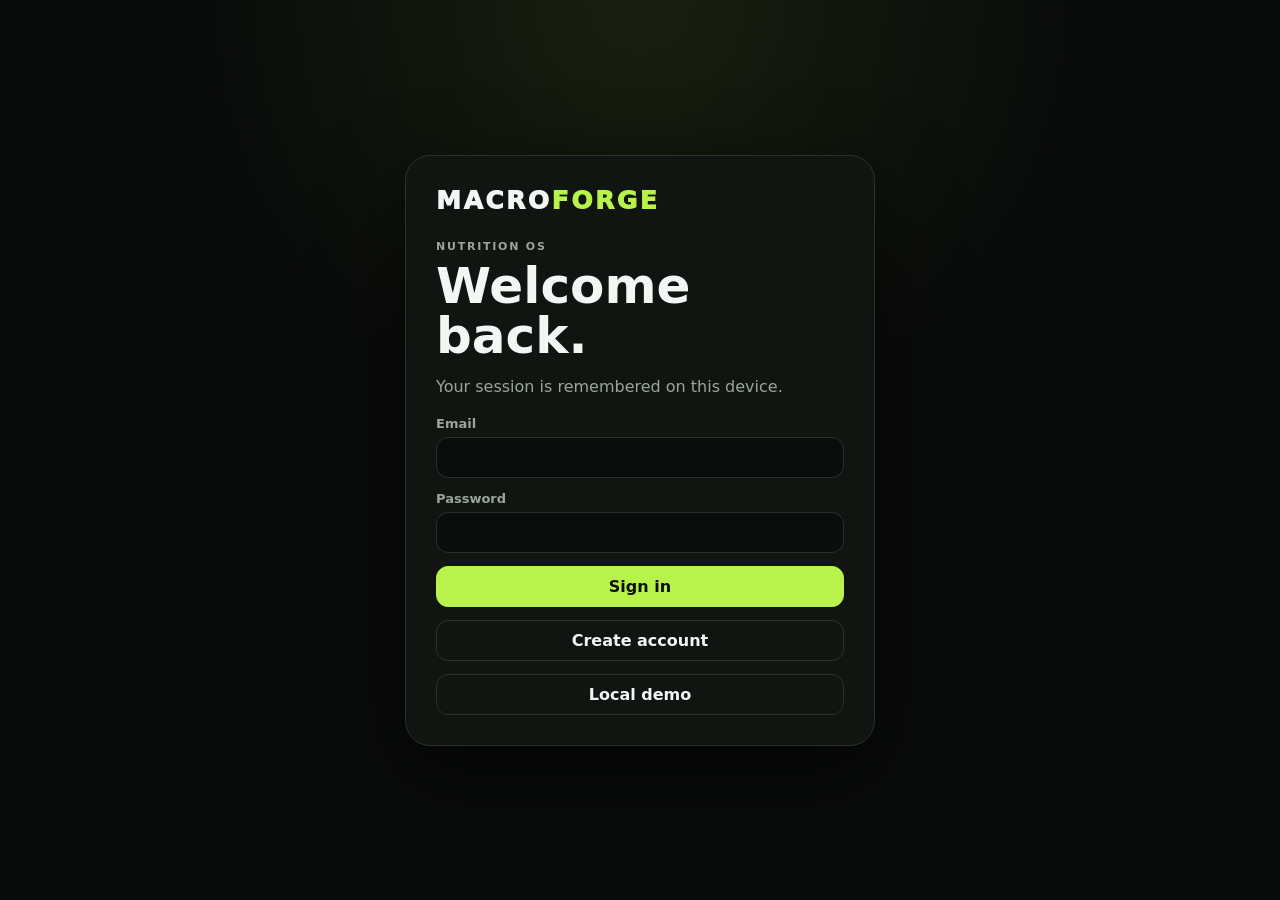
<file: MACROFORGE_v4_app_ready (1).html>
<!doctype html>
<html lang="en">
<head>
<meta charset="utf-8">
<meta name="viewport" content="width=device-width,initial-scale=1,viewport-fit=cover">
<meta name="theme-color" content="#090b0a">
<title>MACROFORGE — Nutrition OS</title>
<style>
:root{--bg:#090b0a;--panel:#111512;--panel2:#171c18;--line:#293129;--text:#f4f6f4;--muted:#9aa59b;--lime:#b7f34a;--red:#ff7070;--r:20px}
*{box-sizing:border-box}body{margin:0;background:var(--bg);color:var(--text);font-family:Inter,system-ui,-apple-system,Segoe UI,sans-serif}button,input,select{font:inherit}button{cursor:pointer}
.app{min-height:100vh;display:grid;grid-template-columns:245px 1fr}.side{position:sticky;top:0;height:100vh;border-right:1px solid var(--line);padding:22px 14px;background:#0c0f0d}.logo{font-weight:950;letter-spacing:.1em;font-size:20px;margin:5px 10px 28px}.logo i{color:var(--lime);font-style:normal}.nav{display:grid;gap:6px}.nav button{border:0;background:transparent;color:var(--muted);padding:13px;border-radius:13px;text-align:left;font-weight:800}.nav button:hover,.nav button.active{background:var(--panel2);color:var(--text)}.nav button.active{box-shadow:inset 3px 0 var(--lime)}
.sideprofile{position:absolute;bottom:20px;left:14px;right:14px;border:1px solid var(--line);background:var(--panel);padding:12px;border-radius:15px}.avatar{width:36px;height:36px;border-radius:50%;background:var(--lime);color:#10150d;display:grid;place-items:center;font-weight:950}
main{min-width:0}.top{height:70px;position:sticky;top:0;z-index:10;display:flex;align-items:center;justify-content:space-between;padding:0 28px;background:#090b0af0;backdrop-filter:blur(12px);border-bottom:1px solid var(--line)}.content{max-width:1400px;margin:auto;padding:28px}.view{display:none}.view.active{display:block}
h1{font-size:clamp(32px,4vw,50px);line-height:1;margin:8px 0}.sub,.small{color:var(--muted)}.small{font-size:13px}.eyebrow{font-size:11px;letter-spacing:.16em;text-transform:uppercase;color:var(--muted);font-weight:900}
.grid{display:grid;gap:17px}.g2{grid-template-columns:repeat(2,minmax(0,1fr))}.g3{grid-template-columns:repeat(3,minmax(0,1fr))}.g4{grid-template-columns:repeat(4,minmax(0,1fr))}
.card{border:1px solid var(--line);background:linear-gradient(145deg,#141914,#0f120f);border-radius:var(--r);padding:19px}.hero{background:radial-gradient(circle at 90% 0,#b7f34a1a,transparent 45%),#121712}.premium{border-color:#52672d;background:radial-gradient(circle at 90% 0,#b7f34a18,transparent 50%),#12170f}
.row{display:flex;align-items:center;gap:11px}.between{justify-content:space-between}.wrap{flex-wrap:wrap}.stat{font-size:31px;font-weight:950;margin:6px 0}.btn{border:1px solid var(--line);background:var(--panel2);color:var(--text);border-radius:12px;padding:10px 14px;font-weight:850}.btn:hover{border-color:#596659}.btn.primary{background:var(--lime);color:#0c1009;border-color:var(--lime)}.btn.danger{color:#ffb0b0;background:#351b1b}.btn.ghost{background:transparent}
.form{display:grid;gap:13px}.two{display:grid;grid-template-columns:1fr 1fr;gap:13px}label{display:grid;gap:6px;color:var(--muted);font-size:13px;font-weight:750}input,select{width:100%;padding:12px;border:1px solid var(--line);border-radius:12px;background:#0a0d0b;color:var(--text);outline:0}input:focus,select:focus{border-color:#71806f}.progress{height:9px;background:#202720;border-radius:99px;overflow:hidden}.progress i{display:block;height:100%;width:0;background:var(--lime);border-radius:99px;transition:.25s}
.foodgrid{display:grid;grid-template-columns:repeat(4,minmax(0,1fr));gap:15px}.food{padding:0;overflow:hidden}.food img{width:100%;height:155px;display:block;object-fit:cover;background:#222}.foodbody{padding:14px}.food h3{margin:4px 0 7px}.badge{display:inline-flex;border-radius:99px;padding:5px 8px;background:#283221;color:var(--lime);font-size:10px;font-weight:950;text-transform:uppercase;letter-spacing:.08em}
.list>div{padding:12px 0;border-bottom:1px solid var(--line)}.empty{padding:30px;text-align:center;border:1px dashed var(--line);border-radius:15px;color:var(--muted)}table{width:100%;border-collapse:collapse}th,td{text-align:left;padding:11px;border-bottom:1px solid var(--line);font-size:13px}th{color:var(--muted)}
.auth{min-height:100vh;display:grid;place-items:center;padding:20px;background:radial-gradient(circle at 50% 0,#b7f34a17,transparent 40%),var(--bg)}.authcard{width:min(470px,100%);padding:30px;border:1px solid var(--line);border-radius:25px;background:#111512;box-shadow:0 25px 80px #0008}.authlogo{font-size:25px;font-weight:950;letter-spacing:.1em;margin-bottom:25px}.authlogo i{color:var(--lime);font-style:normal}
.modal{position:fixed;inset:0;background:#000a;display:none;place-items:center;padding:16px;z-index:50}.modal.show{display:grid}.modalbox{width:min(560px,100%);max-height:90vh;overflow:auto;background:#111512;border:1px solid var(--line);border-radius:23px;padding:21px}.toast{position:fixed;z-index:100;bottom:22px;left:50%;transform:translate(-50%,20px);opacity:0;background:#f4f6f4;color:#10130f;padding:11px 17px;border-radius:99px;font-weight:850;transition:.2s}.toast.show{opacity:1;transform:translate(-50%,0)}
@media(max-width:1050px){.foodgrid{grid-template-columns:repeat(3,1fr)}.g4{grid-template-columns:repeat(2,1fr)}}
@media(max-width:800px){.app{display:block}.side{position:fixed;bottom:0;top:auto;height:69px;width:100%;padding:6px 5px;z-index:30;border-right:0;border-top:1px solid var(--line)}.logo,.sideprofile{display:none}.nav{display:flex;justify-content:space-around}.nav button{font-size:10px;text-align:center;padding:7px 6px}.nav button span{display:block;font-size:17px}.nav button.active{box-shadow:none}.content{padding:20px 14px 85px}.top{height:62px;padding:0 14px}.g2,.g3,.g4,.two{grid-template-columns:1fr}.foodgrid{grid-template-columns:repeat(2,1fr)}.food img{height:130px}}
@media(max-width:430px){.foodgrid{grid-template-columns:1fr}.food img{height:175px}}
</style>
</head>
<body>

<div id="auth" class="auth"><div class="authcard">
<div class="authlogo">MACRO<i>FORGE</i></div>
<div id="loginBox"><div class="eyebrow">Nutrition OS</div><h1>Welcome back.</h1><p class="sub">Your session is remembered on this device.</p><div class="form" style="margin-top:20px"><label>Email<input id="le" type="email" autocomplete="email"></label><label>Password<input id="lp" type="password" autocomplete="current-password"></label><button class="btn primary" onclick="login()">Sign in</button><button class="btn ghost" onclick="authMode('signup')">Create account</button><button class="btn ghost" onclick="authMode('demo')">Local demo</button></div></div>
<div id="signupBox" style="display:none"><div class="eyebrow">New account</div><h1>Create your forge.</h1><div class="form" style="margin-top:20px"><label>Name<input id="sn"></label><label>Email<input id="se" type="email"></label><label>Password<input id="sp" type="password" minlength="8"></label><button class="btn primary" onclick="signup()">Create</button><button class="btn ghost" onclick="authMode('login')">Back</button></div></div>
<div id="demoBox" style="display:none"><div class="eyebrow">Testing</div><h1>Local demo.</h1><p class="sub">Use this to test the UI. Do not use a real password.</p><div class="form" style="margin-top:20px"><label>Name<input id="dn" value="Gamer"></label><button class="btn primary" onclick="demo()">Enter</button><button class="btn ghost" onclick="authMode('login')">Back</button></div></div>
<div id="otpBox" style="display:none"><div class="eyebrow">2FA</div><h1>Verify your device.</h1><p class="sub">Enter your six-digit authenticator code.</p><div class="form" style="margin-top:20px"><label>Code<input id="otp" inputmode="numeric" maxlength="6"></label><button class="btn primary" onclick="verifyLoginOtp()">Verify</button><button class="btn ghost" onclick="authMode('login')">Cancel</button></div></div>
</div></div>

<div id="app" class="app" style="display:none">
<aside class="side"><div class="logo">MACRO<i>FORGE</i></div><nav class="nav">
<button class="active" data-v="dash"><span>⌂</span>Home</button><button data-v="food"><span>🍽</span>Food</button><button data-v="train"><span>▣</span>Train</button><button data-v="progress"><span>↗</span>Progress</button><button data-v="coach"><span>✦</span>Coach</button><button data-v="pro"><span>◆</span>Pro</button><button data-v="account"><span>⚙</span>Account</button>
</nav><div class="sideprofile"><div class="row"><div class="avatar" id="avatar"></div><div><b id="sname"></b><div class="small" id="splan"></div></div></div></div></aside>
<main><header class="top"><div><b id="greet"></b><div class="small" id="dateText"></div></div><div class="row"><span class="badge" id="plan"></span><button class="btn primary" onclick="quickFood()">+ Food</button></div></header>
<div class="content">

<section id="dash" class="view active"><div class="row between wrap"><div><div class="eyebrow">Daily command center</div><h1>Forge the day.</h1><p class="sub">Targets, meals, hydration and training in one place.</p></div><button class="btn" onclick="openM('dayM')">Change day</button></div>
<div class="grid g4" style="margin-top:20px"><div class="card hero"><div class="small">Calories remaining</div><div class="stat" id="remain">0</div><div class="small"><span id="eaten">0</span> / <span id="calgoal">0</span> kcal</div></div>
<div class="card"><div class="small">Protein</div><div class="stat"><span id="pv">0</span>g</div><div class="progress"><i id="pb"></i></div><div class="small" id="pg"></div></div>
<div class="card"><div class="small">Carbs</div><div class="stat"><span id="cv">0</span>g</div><div class="progress"><i id="cb"></i></div><div class="small" id="cg"></div></div>
<div class="card"><div class="small">Fat</div><div class="stat"><span id="fv">0</span>g</div><div class="progress"><i id="fb"></i></div><div class="small" id="fg"></div></div></div>
<div class="grid g2" style="margin-top:17px"><div class="card"><div class="row between"><div><div class="eyebrow">Hydration</div><h2><span id="water">0</span> / <span id="watergoal">2500</span> ml</h2></div><button class="btn primary" onclick="waterAdd()">+250ml</button></div><div class="progress" style="margin-top:14px"><i id="wb"></i></div></div>
<div class="card premium"><div class="row between"><div><span class="badge">Smart</span><h2>Forge Score</h2><p class="sub">Consistency score from food, protein, water and training.</p></div><div class="stat" id="score">0</div></div></div></div>
<div class="grid g2" style="margin-top:17px"><div class="card"><div class="row between"><h2>Today's meals</h2><button class="btn" onclick="quickFood()">Add</button></div><div id="meals" class="list"></div></div><div class="card"><div class="row between"><h2>Next best action</h2><span class="badge">Coach</span></div><p id="next" class="sub"></p><button class="btn primary" onclick="go('food')">Open food forge</button></div></div></section>

<section id="food" class="view"><div class="row between wrap"><div><div class="eyebrow">Real-food database</div><h1>Food forge.</h1><p class="sub">Real-food photography URLs are used; no generated food illustrations.</p></div><button class="btn primary" onclick="openM('customM')">Create food</button></div><div class="card" style="margin-top:18px"><div class="two"><label>Search<input id="search" oninput="foodsRender()" placeholder="Chicken, oats, rice..."></label><label>Filter<select id="filter" onchange="foodsRender()"><option value="all">All</option><option value="protein">Protein</option><option value="carbs">Carb dense</option><option value="quick">Quick</option></select></label></div></div><div id="foods" class="foodgrid" style="margin-top:17px"></div></section>

<section id="train" class="view"><div class="row between wrap"><div><div class="eyebrow">Training</div><h1>Train with intent.</h1><p class="sub">Log actual sessions instead of fake calorie-burn estimates.</p></div><button class="btn primary" onclick="openM('workoutM')">Log workout</button></div><div class="grid g3" style="margin-top:18px"><div class="card"><div class="small">7-day sessions</div><div class="stat" id="sessions">0</div></div><div class="card"><div class="small">7-day volume</div><div class="stat" id="volume">0</div><div class="small">kg</div></div><div class="card"><div class="small">Logging streak</div><div class="stat" id="streak">0</div><div class="small">days</div></div></div><div class="card" style="margin-top:18px"><h2>Recent sessions</h2><div id="workouts" class="list"></div></div></section>

<section id="progress" class="view"><div class="eyebrow">Body composition</div><h1>Progress, not guesses.</h1><p class="sub">Weight trends and adherence.</p><div class="grid g3" style="margin-top:18px"><div class="card"><div class="small">Current</div><div class="stat" id="cw">—</div></div><div class="card"><div class="small">Start</div><div class="stat" id="sw">—</div></div><div class="card"><div class="small">Change</div><div class="stat" id="wc">—</div></div></div><div class="grid g2" style="margin-top:18px"><div class="card"><div class="row between"><h2>Weight history</h2><button class="btn" onclick="openM('weightM')">Log</button></div><div id="weights"></div></div><div class="card"><h2>7-day adherence</h2><div class="stat" id="adh">0%</div><div class="progress"><i id="adhbar"></i></div><p class="small">Days with food logs.</p></div></div></section>

<section id="coach" class="view"><div class="eyebrow">Forge Coach</div><h1>Make the data useful.</h1><p class="sub">Rule-based coaching now; an AI layer can be connected later.</p><div class="grid g2" style="margin-top:18px"><div class="card hero"><span class="badge">Today</span><h2 id="coachTitle"></h2><p id="coachText" class="sub"></p><hr><div id="check"></div></div><div class="card premium"><span class="badge">Pro</span><h2>Adaptive macros</h2><p class="sub">Adjust targets from weight trend, adherence and training load instead of a fixed calculator.</p><button class="btn primary" onclick="go('pro')">See Pro</button></div></div></section>

<section id="pro" class="view"><div class="eyebrow">MACROFORGE PRO</div><h1>More signal. Less noise.</h1><p class="sub">Features designed around decisions, not just calorie counting.</p><div class="grid g3" style="margin-top:18px"><div class="card premium"><h2>Adaptive macros</h2><p class="sub">Trend-based target adjustments.</p></div><div class="card premium"><h2>Meal builder</h2><p class="sub">Build meals around remaining macros.</p></div><div class="card premium"><h2>Advanced analytics</h2><p class="sub">Adherence and training correlations.</p></div><div class="card premium"><h2>Unlimited custom foods</h2><p class="sub">Recipes and nutrition labels.</p></div><div class="card premium"><h2>Data export</h2><p class="sub">Portable JSON backups.</p></div><div class="card premium"><h2>Coach modes</h2><p class="sub">Bulk, cut, maintenance and performance.</p></div></div><div class="card" style="margin-top:18px"><div class="row between wrap"><div><h2 id="prostatus">Free plan</h2><p id="protext" class="sub">Try Pro for 3 days.</p></div><button class="btn primary" id="trial" onclick="trialStart()">Start 3-day trial</button></div><hr><p class="small">Important: paid access must be verified by a server and payment-provider webhook. Client-side JavaScript cannot securely protect paid features.</p></div></section>

<section id="account" class="view"><div class="eyebrow">Account & security</div><h1>Your account.</h1><p class="sub">Personal details, password, MFA, privacy and sessions.</p><div class="grid g2" style="margin-top:18px"><div class="card"><h2>Personal details</h2><div class="form"><label>Name<input id="an"></label><label>Email<input id="ae" type="email"></label><label>Goal<select id="agoal"><option>Muscle gain</option><option>Lean bulk</option><option>Cut</option><option>Maintenance</option><option>Performance</option></select></label><div class="two"><label>Height cm<input id="ah" type="number"></label><label>Weight kg<input id="aw" type="number" step=".1"></label></div><button class="btn primary" onclick="saveAccount()">Save</button></div></div><div class="card"><h2>Security</h2><div class="list"><div class="row between"><div><b>Password</b><div class="small">Change credentials.</div></div><button class="btn" onclick="openM('passM')">Change</button></div><div class="row between"><div><b>Authenticator 2FA</b><div class="small" id="mfastatus">Off</div></div><button class="btn" onclick="mfaSetup()">Configure</button></div><div class="row between"><div><b>Data backup</b><div class="small">Download your account data.</div></div><button class="btn" onclick="exportData()">Export</button></div></div><button class="btn danger" style="margin-top:15px" onclick="logout()">Sign out</button></div></div><div class="card" style="margin-top:18px"><h2>Production security</h2><div class="grid g3"><div><b>Authentication</b><p class="small">Use a managed auth backend; never trust localStorage as an identity database.</p></div><div><b>Premium</b><p class="small">Entitlements must come from verified server claims/subscriptions.</p></div><div><b>Payments</b><p class="small">Use a payment provider checkout and signed webhooks. Never collect card PINs or OTPs.</p></div></div></div></section>

</div></main></div>

<div id="quickM" class="modal"><div class="modalbox"><div class="row between"><h2 id="qt">Add food</h2><button class="btn" onclick="closeM()">×</button></div><p id="qd" class="sub"></p><div class="form" style="margin-top:15px"><label>Servings<input id="serv" type="number" min=".1" step=".1" value="1" oninput="preview()"></label><div id="preview" class="card"></div><button class="btn primary" onclick="addFood()">Add to today</button></div></div></div>
<div id="customM" class="modal"><div class="modalbox"><div class="row between"><h2>Create custom food</h2><button class="btn" onclick="closeM()">×</button></div><div class="two" style="margin-top:15px"><label>Name<input id="fn"></label><label>Serving<input id="fs" value="100 g"></label><label>Calories<input id="fcal" type="number"></label><label>Protein<input id="fp" type="number"></label><label>Carbs<input id="fc" type="number"></label><label>Fat<input id="ff" type="number"></label></div><button class="btn primary" style="margin-top:15px" onclick="customFood()">Save food</button></div></div>
<div id="workoutM" class="modal"><div class="modalbox"><div class="row between"><h2>Log workout</h2><button class="btn" onclick="closeM()">×</button></div><div class="form" style="margin-top:15px"><label>Session<input id="wn" placeholder="Push, Legs, Football..."></label><label>Minutes<input id="wd" type="number"></label><label>Volume kg<input id="wv" type="number"></label><label>Notes<input id="wno"></label><button class="btn primary" onclick="saveWorkout()">Save</button></div></div></div>
<div id="weightM" class="modal"><div class="modalbox"><div class="row between"><h2>Log weight</h2><button class="btn" onclick="closeM()">×</button></div><div class="form" style="margin-top:15px"><label>Weight kg<input id="wi" type="number" step=".1"></label><button class="btn primary" onclick="saveWeight()">Save</button></div></div></div>
<div id="passM" class="modal"><div class="modalbox"><div class="row between"><h2>Change password</h2><button class="btn" onclick="closeM()">×</button></div><div class="form" style="margin-top:15px"><label>Current password<input id="oldp" type="password"></label><label>New password<input id="newp" type="password"></label><button class="btn primary" onclick="changePassword()">Update</button></div></div></div>
<div id="mfaM" class="modal"><div class="modalbox"><div class="row between"><h2>Authenticator 2FA</h2><button class="btn" onclick="closeM()">×</button></div><p class="sub">Prototype TOTP testing. Production MFA should be enforced by your auth provider.</p><div id="mfabox" class="card"></div><div class="form" style="margin-top:15px"><label>6-digit code<input id="mfacode" inputmode="numeric" maxlength="6"></label><button class="btn primary" onclick="mfaToggle()">Confirm</button></div></div></div>
<div id="dayM" class="modal"><div class="modalbox"><div class="row between"><h2>Logging date</h2><button class="btn" onclick="closeM()">×</button></div><div class="form" style="margin-top:15px"><label>Date<input id="day" type="date"></label><button class="btn primary" onclick="setDay()">View day</button></div></div></div>
<div id="toast" class="toast"></div>

<script>
const KEY="macroforge_app_v4";let S=JSON.parse(localStorage.getItem(KEY)||"null"),selected=null,pending="";
const imgs={
chicken:"https://images.unsplash.com/photo-1532550907401-a500c9a57435?auto=format&fit=crop&w=900&q=85",
rice:"https://images.unsplash.com/photo-1536304993881-ff6e9eefa2a6?auto=format&fit=crop&w=900&q=85",
oats:"https://images.unsplash.com/photo-1517673400267-0251440c45dc?auto=format&fit=crop&w=900&q=85",
eggs:"https://images.unsplash.com/photo-1506976785307-8732e854ad03?auto=format&fit=crop&w=900&q=85",
banana:"https://images.unsplash.com/photo-1571771894821-ce9b6c11b08e?auto=format&fit=crop&w=900&q=85",
beef:"https://images.unsplash.com/photo-1546964124-0cce460f38ef?auto=format&fit=crop&w=900&q=85",
yogurt:"https://images.unsplash.com/photo-1488477181946-6428a0291777?auto=format&fit=crop&w=900&q=85",
salmon:"https://images.unsplash.com/photo-1467003909585-2f8a72700288?auto=format&fit=crop&w=900&q=85"};
const foods0=[
[1,"Chicken breast","100 g",165,31,0,3.6,"protein","chicken"],[2,"Cooked white rice","100 g",130,2.7,28,.3,"carbs","rice"],
[3,"Oats","100 g",389,16.9,66.3,6.9,"carbs","oats"],[4,"Whole eggs","2 large",144,12.6,.7,9.5,"protein","eggs"],
[5,"Banana","1 medium",105,1.3,27,.4,"quick","banana"],[6,"Lean beef","100 g",217,26,0,12,"protein","beef"],
[7,"Greek yogurt","170 g",100,17,6,0,"protein","yogurt"],[8,"Salmon","100 g",208,20,0,13,"protein","salmon"]];
function fresh(){return{session:null,users:{},day:new Date().toISOString().slice(0,10),foods:foods0.map(x=>({id:x[0],name:x[1],serving:x[2],cal:x[3],p:x[4],c:x[5],f:x[6],cat:x[7],img:imgs[x[8]]})),days:{},workouts:[],weights:[]}}
if(!S)S=fresh();const $=x=>document.getElementById(x),save=()=>localStorage.setItem(KEY,JSON.stringify(S)),user=()=>S.users[S.session];
function ensure(d){if(!S.days[d])S.days[d]={meals:[],water:0};return S.days[d]}function esc(x){return String(x).replace(/[&<>"']/g,m=>({"&":"&amp;","<":"&lt;",">":"&gt;",'"':"&quot;","'":"&#39;"}[m]))}
function toast(x){let t=$("toast");t.textContent=x;t.classList.add("show");clearTimeout(window.tt);window.tt=setTimeout(()=>t.classList.remove("show"),2200)}
function authMode(x){["loginBox","signupBox","demoBox","otpBox"].forEach(i=>$(i).style.display="none");$({login:"loginBox",signup:"signupBox",demo:"demoBox",otp:"otpBox"}[x]).style.display="block"}
async function hash(p,s){let k=await crypto.subtle.importKey("raw",new TextEncoder().encode(p),"PBKDF2",false,["deriveBits"]);let b=await crypto.subtle.deriveBits({name:"PBKDF2",salt:new TextEncoder().encode(s),iterations:120000,hash:"SHA-256"},k,256);return [...new Uint8Array(b)].map(x=>x.toString(16).padStart(2,"0")).join("")}
async function signup(){let n=$("sn").value.trim(),e=$("se").value.trim().toLowerCase(),p=$("sp").value;if(!n||!e||p.length<8)return toast("Use a name, email and 8+ character password.");if(S.users[e])return toast("Account already exists.");let salt=crypto.getRandomValues(new Uint8Array(16)).join("-");S.users[e]={email:e,name:n,salt,pass:await hash(p,salt),targets:{cal:2800,p:130,c:350,f:80,w:2500},goal:"Muscle gain",height:170,weight:60,mfa:false,secret:null,plan:"free",trial:null};S.session=e;save();start()}
async function login(){let e=$("le").value.trim().toLowerCase(),p=$("lp").value,u=S.users[e];if(!u)return toast("No local account. Create one or use demo.");if(await hash(p,u.salt)!==u.pass)return toast("Incorrect password.");pending=e;if(u.mfa){authMode("otp")}else{S.session=e;save();start()}}
function demo(){let e="demo@local",n=$("dn").value.trim()||"Gamer";if(!S.users[e])S.users[e]={email:e,name:n,salt:"demo",pass:"",targets:{cal:2800,p:130,c:350,f:80,w:2500},goal:"Muscle gain",height:170,weight:60,mfa:false,secret:null,plan:"free",trial:null};S.users[e].name=n;S.session=e;save();start()}
function start(){$("auth").style.display="none";$("app").style.display="grid";document.querySelectorAll(".nav button").forEach(b=>b.onclick=()=>go(b.dataset.v));render()}
function go(v){document.querySelectorAll(".view").forEach(x=>x.classList.remove("active"));$(v).classList.add("active");document.querySelectorAll(".nav button").forEach(x=>x.classList.toggle("active",x.dataset.v===v));render()}
function plan(u){return u.plan==="pro"?"Pro":u.trial&&new Date(u.trial)>new Date()?"Trial":"Free"}
function totals(d){return d.meals.reduce((a,m)=>({cal:a.cal+m.cal,p:a.p+m.p,c:a.c+m.c,f:a.f+m.f}),{cal:0,p:0,c:0,f:0})}
function bar(v,g){return Math.min(100,Math.round(v/(g||1)*100))}
function render(){
let u=user();if(!u)return;let d=ensure(S.day),t=totals(d),g=u.targets;
$("greet").textContent="Hey, "+u.name;$("dateText").textContent=new Date(S.day+"T12:00").toLocaleDateString(undefined,{weekday:"long",month:"short",day:"numeric"});
$("avatar").textContent=u.name[0].toUpperCase();$("sname").textContent=u.name;$("splan").textContent=plan(u);$("plan").textContent=plan(u).toUpperCase();
$("remain").textContent=Math.max(0,Math.round(g.cal-t.cal));$("eaten").textContent=Math.round(t.cal);$("calgoal").textContent=g.cal;
[["p",t.p,g.p],["c",t.c,g.c],["f",t.f,g.f]].forEach(a=>{$(a[0]+"v").textContent=Math.round(a[1]);$(a[0]+"b").style.width=bar(a[1],a[2])+"%";$(a[0]+"g").textContent=a[2]+"g target"});
$("water").textContent=d.water;$("watergoal").textContent=g.w;$("wb").style.width=bar(d.water,g.w)+"%";
let score=Math.round(bar(t.p,g.p)*.45+bar(t.cal,g.cal)*.3+bar(d.water,g.w)*.15+(S.workouts.some(x=>x.date===S.day)?10:0));$("score").textContent=score;
$("meals").innerHTML=d.meals.length?d.meals.slice().reverse().map(m=>`<div><b>${esc(m.name)}</b><div class="small">${Math.round(m.cal)} kcal · P ${Math.round(m.p)}g · C ${Math.round(m.c)}g · F ${Math.round(m.f)}g</div></div>`).join(""):`<div class="empty">No meals logged.</div>`;
$("next").textContent=t.p<g.p?`Protein is the priority: about ${Math.round(g.p-t.p)}g remains.`:t.cal<g.cal*.8?"You still have plenty of calories. Build a balanced meal.":"Targets are close. Focus on hydration and consistency.";
foodsRender();trainingRender();progressRender();coachRender();proRender();accountRender()}
function foodsRender(){let q=($("search")?.value||"").toLowerCase(),f=$("filter")?.value||"all";let a=S.foods.filter(x=>(!q||x.name.toLowerCase().includes(q))&&(f==="all"||f==="quick"&&x.cat==="quick"||f==="protein"&&x.p>=15||f==="carbs"&&x.c>=20));$("foods").innerHTML=a.map(x=>`<article class="card food"><img loading="lazy" src="${x.img}" alt="${esc(x.name)}"><div class="foodbody"><div class="small">${esc(x.serving)}</div><h3>${esc(x.name)}</h3><div class="small">${x.cal} kcal · P ${x.p} · C ${x.c} · F ${x.f}</div><button class="btn primary" style="width:100%;margin-top:11px" onclick="quickFood(${x.id})">+ Add</button></div></article>`).join("")||`<div class="empty">No matches.</div>`}
function quickFood(id){selected=S.foods.find(x=>x.id===id)||null;$("qt").textContent=selected?selected.name:"Add food";$("qd").textContent=selected?selected.serving+" · "+selected.cal+" kcal":"Select a food from Food Forge.";$("serv").value=1;preview();openM("quickM")}
function preview(){if(!selected)return;$("preview").textContent=Math.round(selected.cal*+$("serv").value)+" kcal · P "+Math.round(selected.p*+$("serv").value)+"g · C "+Math.round(selected.c*+$("serv").value)+"g · F "+Math.round(selected.f*+$("serv").value)+"g"}
function addFood(){if(!selected)return;let n=+$("serv").value;if(n<=0)return toast("Invalid serving.");let d=ensure(S.day);d.meals.push({name:selected.name,cal:selected.cal*n,p:selected.p*n,c:selected.c*n,f:selected.f*n,time:Date.now()});save();closeM();render();toast("Food logged.")}
function customFood(){let name=$("fn").value.trim(),a=[$("fcal"),$("fp"),$("fc"),$("ff")].map(x=>+x.value);if(!name||a.some(x=>!isFinite(x)||x<0))return toast("Complete the food data.");S.foods.push({id:Date.now(),name,serving:$("fs").value||"1 serving",cal:a[0],p:a[1],c:a[2],f:a[3],cat:a[1]>=15?"protein":"quick",img:imgs.oats});save();closeM();render();toast("Custom food saved.")}
function waterAdd(){ensure(S.day).water+=250;save();render();toast("250ml added.")}
function saveWorkout(){let n=$("wn").value.trim()||"Training",d=+$("wd").value,v=+$("wv").value||0;if(d<=0)return toast("Enter duration.");S.workouts.push({date:S.day,name:n,duration:d,volume:v,notes:$("wno").value});save();closeM();render();toast("Workout logged.")}
function trainingRender(){let d=new Date();d.setDate(d.getDate()-6);let s=S.workouts.filter(x=>x.date>=d.toISOString().slice(0,10));$("sessions").textContent=s.length;$("volume").textContent=Math.round(s.reduce((a,x)=>a+x.volume,0));let st=0,q=new Date();for(let i=0;i<60;i++){let z=q.toISOString().slice(0,10),ok=ensure(z).meals.length||ensure(z).water||S.workouts.some(x=>x.date===z);if(!ok&&i)break;if(ok)st++;q.setDate(q.getDate()-1)}$("streak").textContent=st;$("workouts").innerHTML=S.workouts.slice().reverse().slice(0,12).map(x=>`<div><b>${esc(x.name)}</b><div class="small">${x.date} · ${x.duration} min · ${x.volume} kg volume</div></div>`).join("")||`<div class="empty">No sessions yet.</div>`}
function saveWeight(){let w=+$("wi").value;if(w<20||w>300)return toast("Enter a valid weight.");S.weights.push({date:S.day,w});user().weight=w;save();closeM();render();toast("Weight saved.")}
function progressRender(){let a=S.weights.slice().sort((x,y)=>x.date.localeCompare(y.date)),f=a[0],l=a.at(-1);$("cw").textContent=l?l.w+" kg":"—";$("sw").textContent=f?f.w+" kg":"—";$("wc").textContent=f&&l?(l.w-f.w).toFixed(1)+" kg":"—";$("weights").innerHTML=a.length?`<table><tr><th>Date</th><th>Weight</th></tr>${a.slice().reverse().slice(0,15).map(x=>`<tr><td>${x.date}</td><td>${x.w} kg</td></tr>`).join("")}</table>`:`<div class="empty">Log your first weigh-in.</div>`;let n=0;for(let i=0;i<7;i++){let d=new Date();d.setDate(d.getDate()-i);if(ensure(d.toISOString().slice(0,10)).meals.length)n++}$("adh").textContent=Math.round(n/7*100)+"%";$("adhbar").style.width=n/7*100+"%"}
function coachRender(){let u=user(),t=totals(ensure(S.day));let rem=u.targets.p-t.p;$("coachTitle").textContent=rem>0?"Protein is today's bottleneck.":"Your log is on track.";$("coachText").textContent=rem>0?`About ${Math.round(rem)}g protein remains.`:"Keep the routine boring and repeatable.";$("check").innerHTML=["Log meals honestly","Hit protein consistently","Hydrate steadily","Review weekly weight trend"].map(x=>`<div style="padding:9px 0;border-bottom:1px solid var(--line)">✓ ${x}</div>`).join("")}
function trialStart(){let u=user();u.trial=new Date(Date.now()+259200000).toISOString();save();render();toast("3-day Pro trial started.")}
function proRender(){let u=user(),on=u.plan==="pro"||(u.trial&&new Date(u.trial)>new Date());$("prostatus").textContent=on?"Pro access active":"Free plan";$("protext").textContent=on?"Premium interface enabled.":"Try Pro for three days.";$("trial").disabled=on}
function accountRender(){let u=user();$("an").value=u.name;$("ae").value=u.email;$("agoal").value=u.goal;$("ah").value=u.height;$("aw").value=u.weight;$("mfastatus").textContent=u.mfa?"Enabled":"Off"}
function saveAccount(){let u=user();u.name=$("an").value.trim()||u.name;u.email=$("ae").value.trim().toLowerCase()||u.email;u.goal=$("agoal").value;u.height=+$("ah").value||u.height;u.weight=+$("aw").value||u.weight;save();render();toast("Account updated.")}
async function changePassword(){let u=user(),old=$("oldp").value,nw=$("newp").value;if(nw.length<8)return toast("Use at least 8 characters.");if(u.pass&&await hash(old,u.salt)!==u.pass)return toast("Current password is wrong.");u.salt=crypto.getRandomValues(new Uint8Array(16)).join("-");u.pass=await hash(nw,u.salt);save();closeM();toast("Password updated.")}
function exportData(){let copy=JSON.parse(JSON.stringify(S));Object.values(copy.users).forEach(u=>{delete u.pass;delete u.salt;delete u.secret});let a=document.createElement("a");a.href=URL.createObjectURL(new Blob([JSON.stringify(copy,null,2)],{type:"application/json"}));a.download="macroforge-backup.json";a.click()}
function logout(){S.session=null;save();location.reload()}
function openM(id){$(id).classList.add("show")}function closeM(){document.querySelectorAll(".modal").forEach(x=>x.classList.remove("show"))}
function setDay(){if(!$("day").value)return toast("Choose a date.");S.day=$("day").value;ensure(S.day);save();closeM();render()}
function mfaSetup(){let u=user();if(!u.secret)u.secret=base32(crypto.getRandomValues(new Uint8Array(20)));save();$("mfabox").innerHTML=u.mfa?`<b>2FA enabled.</b><br>Enter a current code to disable it.`:`<b>Authenticator secret</b><br><code>${u.secret}</code><br><span class="small">Add this secret to any TOTP authenticator for testing. Production will use provider-managed MFA.</span>`;openM("mfaM")}
function base32(b){let a="ABCDEFGHIJKLMNOPQRSTUVWXYZ234567",bits="",o="";for(let x of b)bits+=x.toString(2).padStart(8,"0");while(bits.length>=5){o+=a[parseInt(bits.slice(0,5),2)];bits=bits.slice(5)}if(bits.length)o+=a[parseInt((bits+"00000").slice(0,5),2)];return o}
function b32(s){let a="ABCDEFGHIJKLMNOPQRSTUVWXYZ234567",bits="",o=[];for(let c of s){let v=a.indexOf(c.toUpperCase());if(v<0)continue;bits+=v.toString(2).padStart(5,"0");while(bits.length>=8){o.push(parseInt(bits.slice(0,8),2));bits=bits.slice(8)}}return new Uint8Array(o)}
async function totp(secret,count=Math.floor(Date.now()/30000)){let key=await crypto.subtle.importKey("raw",b32(secret),{name:"HMAC",hash:"SHA-1"},false,["sign"]),buf=new ArrayBuffer(8),dv=new DataView(buf);dv.setUint32(0,Math.floor(count/4294967296));dv.setUint32(4,count>>>0);let h=new Uint8Array(await crypto.subtle.sign("HMAC",key,buf)),o=h[h.length-1]&15,n=((h[o]&127)<<24)|((h[o+1]&255)<<16)|((h[o+2]&255)<<8)|(h[o+3]&255);return String(n%1000000).padStart(6,"0")}
async function checkTotp(s,c){let n=Math.floor(Date.now()/30000);return c===await totp(s,n)||c===await totp(s,n-1)||c===await totp(s,n+1)}
async function mfaToggle(){let u=user(),c=$("mfacode").value.trim();if(!await checkTotp(u.secret,c))return toast("Invalid authenticator code.");u.mfa=!u.mfa;save();closeM();render();toast(u.mfa?"2FA enabled":"2FA disabled")}
async function verifyLoginOtp(){if(!pending)return;let c=$("otp").value.trim();if(!await checkTotp(S.users[pending].secret,c))return toast("Invalid 2FA code.");S.session=pending;pending="";save();start()}
document.querySelectorAll(".modal").forEach(x=>x.addEventListener("click",e=>{if(e.target===x)closeM()}));
$("day").value=new Date().toISOString().slice(0,10);
if(S.session&&S.users[S.session])start();else{authMode("login");$("auth").style.display="grid"}
</script>
</body>
</html>
</file>
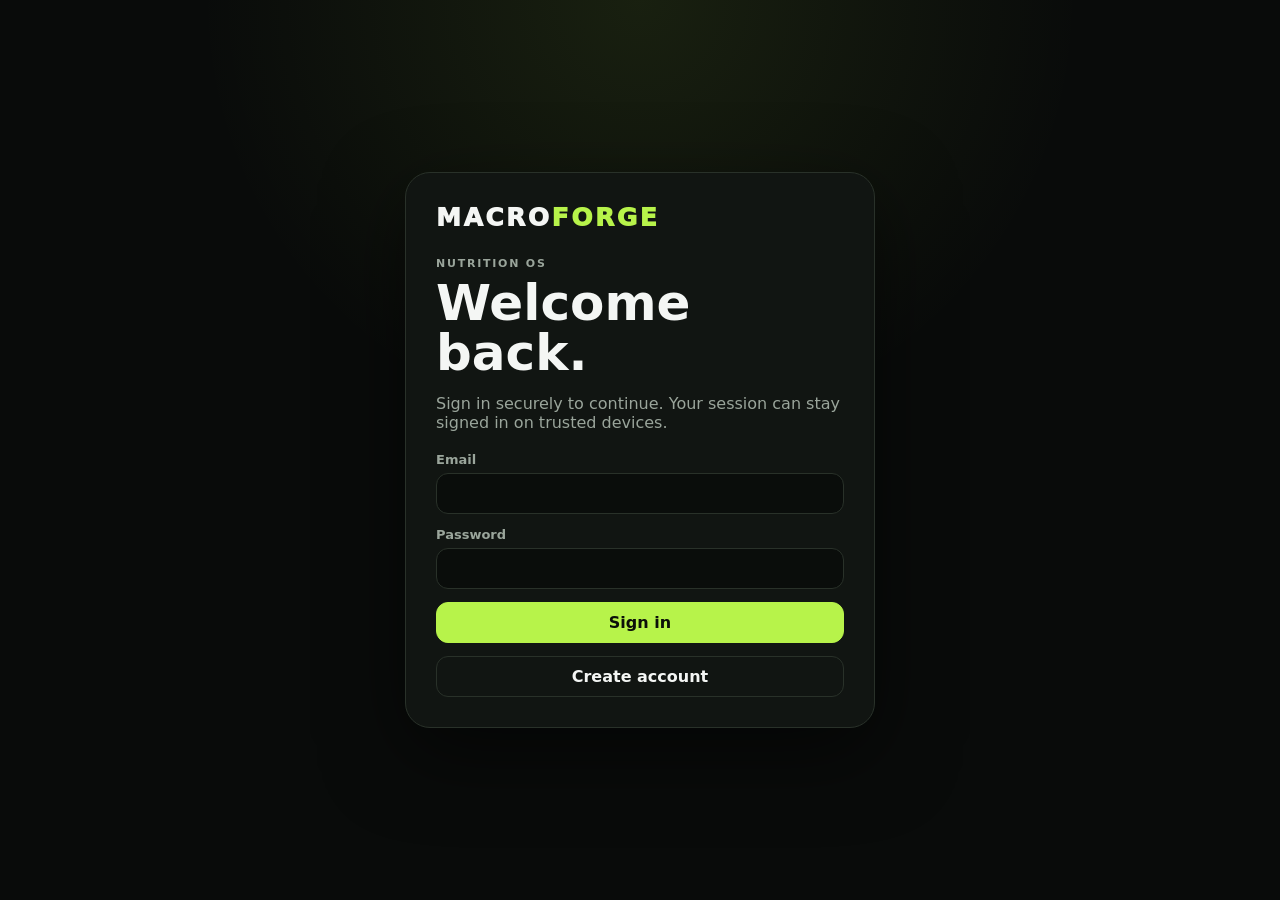
<file: MACROFORGE_v5_no_demo_payment_gate.html>
<!doctype html>
<html lang="en">
<head>
<meta charset="utf-8">
<meta name="viewport" content="width=device-width,initial-scale=1,viewport-fit=cover">
<meta name="theme-color" content="#090b0a">
<title>MACROFORGE — Nutrition OS</title>
<style>
:root{--bg:#090b0a;--panel:#111512;--panel2:#171c18;--line:#293129;--text:#f4f6f4;--muted:#9aa59b;--lime:#b7f34a;--red:#ff7070;--r:20px}
*{box-sizing:border-box}body{margin:0;background:var(--bg);color:var(--text);font-family:Inter,system-ui,-apple-system,Segoe UI,sans-serif}button,input,select{font:inherit}button{cursor:pointer}
.app{min-height:100vh;display:grid;grid-template-columns:245px 1fr}.side{position:sticky;top:0;height:100vh;border-right:1px solid var(--line);padding:22px 14px;background:#0c0f0d}.logo{font-weight:950;letter-spacing:.1em;font-size:20px;margin:5px 10px 28px}.logo i{color:var(--lime);font-style:normal}.nav{display:grid;gap:6px}.nav button{border:0;background:transparent;color:var(--muted);padding:13px;border-radius:13px;text-align:left;font-weight:800}.nav button:hover,.nav button.active{background:var(--panel2);color:var(--text)}.nav button.active{box-shadow:inset 3px 0 var(--lime)}
.sideprofile{position:absolute;bottom:20px;left:14px;right:14px;border:1px solid var(--line);background:var(--panel);padding:12px;border-radius:15px}.avatar{width:36px;height:36px;border-radius:50%;background:var(--lime);color:#10150d;display:grid;place-items:center;font-weight:950}
main{min-width:0}.top{height:70px;position:sticky;top:0;z-index:10;display:flex;align-items:center;justify-content:space-between;padding:0 28px;background:#090b0af0;backdrop-filter:blur(12px);border-bottom:1px solid var(--line)}.content{max-width:1400px;margin:auto;padding:28px}.view{display:none}.view.active{display:block}
h1{font-size:clamp(32px,4vw,50px);line-height:1;margin:8px 0}.sub,.small{color:var(--muted)}.small{font-size:13px}.eyebrow{font-size:11px;letter-spacing:.16em;text-transform:uppercase;color:var(--muted);font-weight:900}
.grid{display:grid;gap:17px}.g2{grid-template-columns:repeat(2,minmax(0,1fr))}.g3{grid-template-columns:repeat(3,minmax(0,1fr))}.g4{grid-template-columns:repeat(4,minmax(0,1fr))}
.card{border:1px solid var(--line);background:linear-gradient(145deg,#141914,#0f120f);border-radius:var(--r);padding:19px}.hero{background:radial-gradient(circle at 90% 0,#b7f34a1a,transparent 45%),#121712}.premium{border-color:#52672d;background:radial-gradient(circle at 90% 0,#b7f34a18,transparent 50%),#12170f}
.row{display:flex;align-items:center;gap:11px}.between{justify-content:space-between}.wrap{flex-wrap:wrap}.stat{font-size:31px;font-weight:950;margin:6px 0}.btn{border:1px solid var(--line);background:var(--panel2);color:var(--text);border-radius:12px;padding:10px 14px;font-weight:850}.btn:hover{border-color:#596659}.btn.primary{background:var(--lime);color:#0c1009;border-color:var(--lime)}.btn.danger{color:#ffb0b0;background:#351b1b}.btn.ghost{background:transparent}
.form{display:grid;gap:13px}.two{display:grid;grid-template-columns:1fr 1fr;gap:13px}label{display:grid;gap:6px;color:var(--muted);font-size:13px;font-weight:750}input,select{width:100%;padding:12px;border:1px solid var(--line);border-radius:12px;background:#0a0d0b;color:var(--text);outline:0}input:focus,select:focus{border-color:#71806f}.progress{height:9px;background:#202720;border-radius:99px;overflow:hidden}.progress i{display:block;height:100%;width:0;background:var(--lime);border-radius:99px;transition:.25s}
.foodgrid{display:grid;grid-template-columns:repeat(4,minmax(0,1fr));gap:15px}.food{padding:0;overflow:hidden}.food img{width:100%;height:155px;display:block;object-fit:cover;background:#222}.foodbody{padding:14px}.food h3{margin:4px 0 7px}.badge{display:inline-flex;border-radius:99px;padding:5px 8px;background:#283221;color:var(--lime);font-size:10px;font-weight:950;text-transform:uppercase;letter-spacing:.08em}
.list>div{padding:12px 0;border-bottom:1px solid var(--line)}.empty{padding:30px;text-align:center;border:1px dashed var(--line);border-radius:15px;color:var(--muted)}table{width:100%;border-collapse:collapse}th,td{text-align:left;padding:11px;border-bottom:1px solid var(--line);font-size:13px}th{color:var(--muted)}
.auth{min-height:100vh;display:grid;place-items:center;padding:20px;background:radial-gradient(circle at 50% 0,#b7f34a17,transparent 40%),var(--bg)}.authcard{width:min(470px,100%);padding:30px;border:1px solid var(--line);border-radius:25px;background:#111512;box-shadow:0 25px 80px #0008}.authlogo{font-size:25px;font-weight:950;letter-spacing:.1em;margin-bottom:25px}.authlogo i{color:var(--lime);font-style:normal}
.modal{position:fixed;inset:0;background:#000a;display:none;place-items:center;padding:16px;z-index:50}.modal.show{display:grid}.modalbox{width:min(560px,100%);max-height:90vh;overflow:auto;background:#111512;border:1px solid var(--line);border-radius:23px;padding:21px}.toast{position:fixed;z-index:100;bottom:22px;left:50%;transform:translate(-50%,20px);opacity:0;background:#f4f6f4;color:#10130f;padding:11px 17px;border-radius:99px;font-weight:850;transition:.2s}.toast.show{opacity:1;transform:translate(-50%,0)}
@media(max-width:1050px){.foodgrid{grid-template-columns:repeat(3,1fr)}.g4{grid-template-columns:repeat(2,1fr)}}
@media(max-width:800px){.app{display:block}.side{position:fixed;bottom:0;top:auto;height:69px;width:100%;padding:6px 5px;z-index:30;border-right:0;border-top:1px solid var(--line)}.logo,.sideprofile{display:none}.nav{display:flex;justify-content:space-around}.nav button{font-size:10px;text-align:center;padding:7px 6px}.nav button span{display:block;font-size:17px}.nav button.active{box-shadow:none}.content{padding:20px 14px 85px}.top{height:62px;padding:0 14px}.g2,.g3,.g4,.two{grid-template-columns:1fr}.foodgrid{grid-template-columns:repeat(2,1fr)}.food img{height:130px}}
@media(max-width:430px){.foodgrid{grid-template-columns:1fr}.food img{height:175px}}
</style>
</head>
<body>

<div id="auth" class="auth"><div class="authcard">
<div class="authlogo">MACRO<i>FORGE</i></div>
<div id="loginBox"><div class="eyebrow">Nutrition OS</div><h1>Welcome back.</h1><p class="sub">Sign in securely to continue. Your session can stay signed in on trusted devices.</p><div class="form" style="margin-top:20px"><label>Email<input id="le" type="email" autocomplete="email"></label><label>Password<input id="lp" type="password" autocomplete="current-password"></label><button class="btn primary" onclick="login()">Sign in</button><button class="btn ghost" onclick="authMode('signup')">Create account</button></div></div>
<div id="signupBox" style="display:none"><div class="eyebrow">New account</div><h1>Create your forge.</h1><div class="form" style="margin-top:20px"><label>Name<input id="sn"></label><label>Email<input id="se" type="email"></label><label>Password<input id="sp" type="password" minlength="8"></label><button class="btn primary" onclick="signup()">Create</button><button class="btn ghost" onclick="authMode('login')">Back</button></div></div>
<div id="otpBox" style="display:none"><div class="eyebrow">2FA</div><h1>Verify your device.</h1><p class="sub">Enter your six-digit authenticator code.</p><div class="form" style="margin-top:20px"><label>Code<input id="otp" inputmode="numeric" maxlength="6"></label><button class="btn primary" onclick="verifyLoginOtp()">Verify</button><button class="btn ghost" onclick="authMode('login')">Cancel</button></div></div>
</div></div>

<div id="app" class="app" style="display:none">
<aside class="side"><div class="logo">MACRO<i>FORGE</i></div><nav class="nav">
<button class="active" data-v="dash"><span>⌂</span>Home</button><button data-v="food"><span>🍽</span>Food</button><button data-v="train"><span>▣</span>Train</button><button data-v="progress"><span>↗</span>Progress</button><button data-v="coach"><span>✦</span>Coach</button><button data-v="pro"><span>◆</span>Pro</button><button data-v="account"><span>⚙</span>Account</button>
</nav><div class="sideprofile"><div class="row"><div class="avatar" id="avatar"></div><div><b id="sname"></b><div class="small" id="splan"></div></div></div></div></aside>
<main><header class="top"><div><b id="greet"></b><div class="small" id="dateText"></div></div><div class="row"><span class="badge" id="plan"></span><button class="btn primary" onclick="quickFood()">+ Food</button></div></header>
<div class="content">

<section id="dash" class="view active"><div class="row between wrap"><div><div class="eyebrow">Daily command center</div><h1>Forge the day.</h1><p class="sub">Targets, meals, hydration and training in one place.</p></div><button class="btn" onclick="openM('dayM')">Change day</button></div>
<div class="grid g4" style="margin-top:20px"><div class="card hero"><div class="small">Calories remaining</div><div class="stat" id="remain">0</div><div class="small"><span id="eaten">0</span> / <span id="calgoal">0</span> kcal</div></div>
<div class="card"><div class="small">Protein</div><div class="stat"><span id="pv">0</span>g</div><div class="progress"><i id="pb"></i></div><div class="small" id="pg"></div></div>
<div class="card"><div class="small">Carbs</div><div class="stat"><span id="cv">0</span>g</div><div class="progress"><i id="cb"></i></div><div class="small" id="cg"></div></div>
<div class="card"><div class="small">Fat</div><div class="stat"><span id="fv">0</span>g</div><div class="progress"><i id="fb"></i></div><div class="small" id="fg"></div></div></div>
<div class="grid g2" style="margin-top:17px"><div class="card"><div class="row between"><div><div class="eyebrow">Hydration</div><h2><span id="water">0</span> / <span id="watergoal">2500</span> ml</h2></div><button class="btn primary" onclick="waterAdd()">+250ml</button></div><div class="progress" style="margin-top:14px"><i id="wb"></i></div></div>
<div class="card premium"><div class="row between"><div><span class="badge">Smart</span><h2>Forge Score</h2><p class="sub">Consistency score from food, protein, water and training.</p></div><div class="stat" id="score">0</div></div></div></div>
<div class="grid g2" style="margin-top:17px"><div class="card"><div class="row between"><h2>Today's meals</h2><button class="btn" onclick="quickFood()">Add</button></div><div id="meals" class="list"></div></div><div class="card"><div class="row between"><h2>Next best action</h2><span class="badge">Coach</span></div><p id="next" class="sub"></p><button class="btn primary" onclick="go('food')">Open food forge</button></div></div></section>

<section id="food" class="view"><div class="row between wrap"><div><div class="eyebrow">Real-food database</div><h1>Food forge.</h1><p class="sub">Real-food photography URLs are used; no generated food illustrations.</p></div><button class="btn primary" onclick="openM('customM')">Create food</button></div><div class="card" style="margin-top:18px"><div class="two"><label>Search<input id="search" oninput="foodsRender()" placeholder="Chicken, oats, rice..."></label><label>Filter<select id="filter" onchange="foodsRender()"><option value="all">All</option><option value="protein">Protein</option><option value="carbs">Carb dense</option><option value="quick">Quick</option></select></label></div></div><div id="foods" class="foodgrid" style="margin-top:17px"></div></section>

<section id="train" class="view"><div class="row between wrap"><div><div class="eyebrow">Training</div><h1>Train with intent.</h1><p class="sub">Log actual sessions instead of fake calorie-burn estimates.</p></div><button class="btn primary" onclick="openM('workoutM')">Log workout</button></div><div class="grid g3" style="margin-top:18px"><div class="card"><div class="small">7-day sessions</div><div class="stat" id="sessions">0</div></div><div class="card"><div class="small">7-day volume</div><div class="stat" id="volume">0</div><div class="small">kg</div></div><div class="card"><div class="small">Logging streak</div><div class="stat" id="streak">0</div><div class="small">days</div></div></div><div class="card" style="margin-top:18px"><h2>Recent sessions</h2><div id="workouts" class="list"></div></div></section>

<section id="progress" class="view"><div class="eyebrow">Body composition</div><h1>Progress, not guesses.</h1><p class="sub">Weight trends and adherence.</p><div class="grid g3" style="margin-top:18px"><div class="card"><div class="small">Current</div><div class="stat" id="cw">—</div></div><div class="card"><div class="small">Start</div><div class="stat" id="sw">—</div></div><div class="card"><div class="small">Change</div><div class="stat" id="wc">—</div></div></div><div class="grid g2" style="margin-top:18px"><div class="card"><div class="row between"><h2>Weight history</h2><button class="btn" onclick="openM('weightM')">Log</button></div><div id="weights"></div></div><div class="card"><h2>7-day adherence</h2><div class="stat" id="adh">0%</div><div class="progress"><i id="adhbar"></i></div><p class="small">Days with food logs.</p></div></div></section>

<section id="coach" class="view"><div class="eyebrow">Forge Coach</div><h1>Make the data useful.</h1><p class="sub">Rule-based coaching now; an AI layer can be connected later.</p><div class="grid g2" style="margin-top:18px"><div class="card hero"><span class="badge">Today</span><h2 id="coachTitle"></h2><p id="coachText" class="sub"></p><hr><div id="check"></div></div><div class="card premium"><span class="badge">Pro</span><h2>Adaptive macros</h2><p class="sub">Adjust targets from weight trend, adherence and training load instead of a fixed calculator.</p><button class="btn primary" onclick="go('pro')">See Pro</button></div></div></section>

<section id="pro" class="view"><div class="eyebrow">MACROFORGE PRO</div><h1>More signal. Less noise.</h1><p class="sub">Premium tools for people who take training and nutrition seriously.</p><div class="grid g3" style="margin-top:18px"><div class="card premium"><h2>Adaptive macros</h2><p class="sub">Trend-based target adjustments.</p></div><div class="card premium"><h2>Meal builder</h2><p class="sub">Build meals around remaining macros.</p></div><div class="card premium"><h2>Advanced analytics</h2><p class="sub">Adherence and training correlations.</p></div><div class="card premium"><h2>Unlimited custom foods</h2><p class="sub">Recipes and nutrition labels.</p></div><div class="card premium"><h2>Data export</h2><p class="sub">Portable JSON backups.</p></div><div class="card premium"><h2>Coach modes</h2><p class="sub">Bulk, cut, maintenance and performance.</p></div></div><div class="card" style="margin-top:18px"><div class="row between wrap"><div><h2 id="prostatus">Free plan</h2><p id="protext" class="sub">Payment method required before your 3-day Pro trial can begin.</p></div><button class="btn primary" id="trial" onclick="openCheckout()">Set up Pro</button></div><hr><div class="small">Your payment is not collected inside this HTML page. A production release will send the checkout to a verified payment provider and confirm access through a signed server webhook.</div></div></section>

<section id="account" class="view"><div class="eyebrow">Account & security</div><h1>Your account.</h1><p class="sub">Personal details, password, MFA, privacy and sessions.</p><div class="grid g2" style="margin-top:18px"><div class="card"><h2>Personal details</h2><div class="form"><label>Name<input id="an"></label><label>Email<input id="ae" type="email"></label><label>Goal<select id="agoal"><option>Muscle gain</option><option>Lean bulk</option><option>Cut</option><option>Maintenance</option><option>Performance</option></select></label><div class="two"><label>Height cm<input id="ah" type="number"></label><label>Weight kg<input id="aw" type="number" step=".1"></label></div><button class="btn primary" onclick="saveAccount()">Save</button></div></div><div class="card"><h2>Security</h2><div class="list"><div class="row between"><div><b>Password</b><div class="small">Change credentials.</div></div><button class="btn" onclick="openM('passM')">Change</button></div><div class="row between"><div><b>Authenticator 2FA</b><div class="small" id="mfastatus">Off</div></div><button class="btn" onclick="mfaSetup()">Configure</button></div><div class="row between"><div><b>Data backup</b><div class="small">Download your account data.</div></div><button class="btn" onclick="exportData()">Export</button></div><div class="row between"><div><b>Billing</b><div class="small" id="billingstatus">No payment method set.</div></div><button class="btn" onclick="openCheckout()">Manage</button></div></div><button class="btn danger" style="margin-top:15px" onclick="logout()">Sign out</button></div></div><div class="card" style="margin-top:18px"><h2>Security & billing</h2><div class="grid g3"><div><b>Account security</b><p class="small">Password hashing and authenticator verification are enabled in this frontend build. Production accounts will be moved to managed server authentication.</p></div><div><b>Premium access</b><p class="small">Premium will be granted only from a server-side entitlement after payment verification.</p></div><div><b>Payment safety</b><p class="small">MACROFORGE will never ask for your card PIN, banking password, or one-time banking OTP.</p></div></div></div></section>

</div></main></div>

<div id="quickM" class="modal"><div class="modalbox"><div class="row between"><h2 id="qt">Add food</h2><button class="btn" onclick="closeM()">×</button></div><p id="qd" class="sub"></p><div class="form" style="margin-top:15px"><label>Servings<input id="serv" type="number" min=".1" step=".1" value="1" oninput="preview()"></label><div id="preview" class="card"></div><button class="btn primary" onclick="addFood()">Add to today</button></div></div></div>
<div id="customM" class="modal"><div class="modalbox"><div class="row between"><h2>Create custom food</h2><button class="btn" onclick="closeM()">×</button></div><div class="two" style="margin-top:15px"><label>Name<input id="fn"></label><label>Serving<input id="fs" value="100 g"></label><label>Calories<input id="fcal" type="number"></label><label>Protein<input id="fp" type="number"></label><label>Carbs<input id="fc" type="number"></label><label>Fat<input id="ff" type="number"></label></div><button class="btn primary" style="margin-top:15px" onclick="customFood()">Save food</button></div></div>
<div id="workoutM" class="modal"><div class="modalbox"><div class="row between"><h2>Log workout</h2><button class="btn" onclick="closeM()">×</button></div><div class="form" style="margin-top:15px"><label>Session<input id="wn" placeholder="Push, Legs, Football..."></label><label>Minutes<input id="wd" type="number"></label><label>Volume kg<input id="wv" type="number"></label><label>Notes<input id="wno"></label><button class="btn primary" onclick="saveWorkout()">Save</button></div></div></div>
<div id="weightM" class="modal"><div class="modalbox"><div class="row between"><h2>Log weight</h2><button class="btn" onclick="closeM()">×</button></div><div class="form" style="margin-top:15px"><label>Weight kg<input id="wi" type="number" step=".1"></label><button class="btn primary" onclick="saveWeight()">Save</button></div></div></div>
<div id="passM" class="modal"><div class="modalbox"><div class="row between"><h2>Change password</h2><button class="btn" onclick="closeM()">×</button></div><div class="form" style="margin-top:15px"><label>Current password<input id="oldp" type="password"></label><label>New password<input id="newp" type="password"></label><button class="btn primary" onclick="changePassword()">Update</button></div></div></div>
<div id="mfaM" class="modal"><div class="modalbox"><div class="row between"><h2>Authenticator 2FA</h2><button class="btn" onclick="closeM()">×</button></div><p class="sub">Use an authenticator app to protect this account with time-based one-time passwords.</p><div id="mfabox" class="card"></div><div class="form" style="margin-top:15px"><label>6-digit code<input id="mfacode" inputmode="numeric" maxlength="6"></label><button class="btn primary" onclick="mfaToggle()">Confirm</button></div></div></div>
<div id="dayM" class="modal"><div class="modalbox"><div class="row between"><h2>Logging date</h2><button class="btn" onclick="closeM()">×</button></div><div class="form" style="margin-top:15px"><label>Date<input id="day" type="date"></label><button class="btn primary" onclick="setDay()">View day</button></div></div></div>
<div id="checkoutM" class="modal"><div class="modalbox"><div class="row between"><h2>Set up MACROFORGE Pro</h2><button class="btn" onclick="closeM()">×</button></div><p class="sub">A payment method is required before the 3-day Pro trial can be activated.</p><div class="card" style="margin-top:14px"><b>SadaPay transfer</b><p class="small" style="margin-top:7px">Send the required amount to the MACROFORGE payment wallet shown below, then enter the transaction reference.</p><div style="font-size:1.1rem;font-weight:800;margin-top:10px;letter-spacing:.5px">03189862394</div></div><div class="form" style="margin-top:15px"><label>Transaction reference<input id="paymentRef" placeholder="Enter your transfer/reference number" autocomplete="off"></label><label>Payment method<select id="paymentMethod"><option value="sadapay">SadaPay</option></select></label><button class="btn primary" onclick="submitPayment()">Submit for verification</button></div><p class="small" style="margin-top:12px">For the production release, this submission will be replaced by a verified checkout and server-side payment confirmation. Do not enter banking PINs or OTPs here.</p></div></div><div id="toast" class="toast"></div>

<script>
const KEY="macroforge_app_v5";let S=JSON.parse(localStorage.getItem(KEY)||"null"),selected=null,pending="";
const imgs={
chicken:"https://images.unsplash.com/photo-1532550907401-a500c9a57435?auto=format&fit=crop&w=900&q=85",
rice:"https://images.unsplash.com/photo-1536304993881-ff6e9eefa2a6?auto=format&fit=crop&w=900&q=85",
oats:"https://images.unsplash.com/photo-1517673400267-0251440c45dc?auto=format&fit=crop&w=900&q=85",
eggs:"https://images.unsplash.com/photo-1506976785307-8732e854ad03?auto=format&fit=crop&w=900&q=85",
banana:"https://images.unsplash.com/photo-1571771894821-ce9b6c11b08e?auto=format&fit=crop&w=900&q=85",
beef:"https://images.unsplash.com/photo-1546964124-0cce460f38ef?auto=format&fit=crop&w=900&q=85",
yogurt:"https://images.unsplash.com/photo-1488477181946-6428a0291777?auto=format&fit=crop&w=900&q=85",
salmon:"https://images.unsplash.com/photo-1467003909585-2f8a72700288?auto=format&fit=crop&w=900&q=85"};
const foods0=[
[1,"Chicken breast","100 g",165,31,0,3.6,"protein","chicken"],[2,"Cooked white rice","100 g",130,2.7,28,.3,"carbs","rice"],
[3,"Oats","100 g",389,16.9,66.3,6.9,"carbs","oats"],[4,"Whole eggs","2 large",144,12.6,.7,9.5,"protein","eggs"],
[5,"Banana","1 medium",105,1.3,27,.4,"quick","banana"],[6,"Lean beef","100 g",217,26,0,12,"protein","beef"],
[7,"Greek yogurt","170 g",100,17,6,0,"protein","yogurt"],[8,"Salmon","100 g",208,20,0,13,"protein","salmon"]];
function fresh(){return{session:null,users:{},day:new Date().toISOString().slice(0,10),foods:foods0.map(x=>({id:x[0],name:x[1],serving:x[2],cal:x[3],p:x[4],c:x[5],f:x[6],cat:x[7],img:imgs[x[8]]})),days:{},workouts:[],weights:[]}}
if(!S)S=fresh();const $=x=>document.getElementById(x),save=()=>localStorage.setItem(KEY,JSON.stringify(S)),user=()=>S.users[S.session];
function ensure(d){if(!S.days[d])S.days[d]={meals:[],water:0};return S.days[d]}function esc(x){return String(x).replace(/[&<>"']/g,m=>({"&":"&amp;","<":"&lt;",">":"&gt;",'"':"&quot;","'":"&#39;"}[m]))}
function toast(x){let t=$("toast");t.textContent=x;t.classList.add("show");clearTimeout(window.tt);window.tt=setTimeout(()=>t.classList.remove("show"),2200)}
function authMode(x){["loginBox","signupBox","otpBox"].forEach(i=>$(i).style.display="none");$({login:"loginBox",signup:"signupBox",otp:"otpBox"}[x]).style.display="block"}
async function hash(p,s){let k=await crypto.subtle.importKey("raw",new TextEncoder().encode(p),"PBKDF2",false,["deriveBits"]);let b=await crypto.subtle.deriveBits({name:"PBKDF2",salt:new TextEncoder().encode(s),iterations:120000,hash:"SHA-256"},k,256);return [...new Uint8Array(b)].map(x=>x.toString(16).padStart(2,"0")).join("")}
async function signup(){let n=$("sn").value.trim(),e=$("se").value.trim().toLowerCase(),p=$("sp").value;if(!n||!e||p.length<8)return toast("Use a name, email and 8+ character password.");if(S.users[e])return toast("Account already exists.");let salt=crypto.getRandomValues(new Uint8Array(16)).join("-");S.users[e]={email:e,name:n,salt,pass:await hash(p,salt),targets:{cal:2800,p:130,c:350,f:80,w:2500},goal:"Muscle gain",height:170,weight:60,mfa:false,secret:null,plan:"free",trial:null,billing:null};S.session=e;save();start()}
async function login(){let e=$("le").value.trim().toLowerCase(),p=$("lp").value,u=S.users[e];if(!u)return toast("No account found. Create an account first.");if(await hash(p,u.salt)!==u.pass)return toast("Incorrect password.");pending=e;if(u.mfa){authMode("otp")}else{S.session=e;save();start()}}
function start(){$("auth").style.display="none";$("app").style.display="grid";document.querySelectorAll(".nav button").forEach(b=>b.onclick=()=>go(b.dataset.v));render()}
function go(v){document.querySelectorAll(".view").forEach(x=>x.classList.remove("active"));$(v).classList.add("active");document.querySelectorAll(".nav button").forEach(x=>x.classList.toggle("active",x.dataset.v===v));render()}
function plan(u){return u.plan==="pro"?"Pro":"Free"}
function totals(d){return d.meals.reduce((a,m)=>({cal:a.cal+m.cal,p:a.p+m.p,c:a.c+m.c,f:a.f+m.f}),{cal:0,p:0,c:0,f:0})}
function bar(v,g){return Math.min(100,Math.round(v/(g||1)*100))}
function render(){
let u=user();if(!u)return;let d=ensure(S.day),t=totals(d),g=u.targets;
$("greet").textContent="Hey, "+u.name;$("dateText").textContent=new Date(S.day+"T12:00").toLocaleDateString(undefined,{weekday:"long",month:"short",day:"numeric"});
$("avatar").textContent=u.name[0].toUpperCase();$("sname").textContent=u.name;$("splan").textContent=plan(u);$("plan").textContent=plan(u).toUpperCase();
$("remain").textContent=Math.max(0,Math.round(g.cal-t.cal));$("eaten").textContent=Math.round(t.cal);$("calgoal").textContent=g.cal;
[["p",t.p,g.p],["c",t.c,g.c],["f",t.f,g.f]].forEach(a=>{$(a[0]+"v").textContent=Math.round(a[1]);$(a[0]+"b").style.width=bar(a[1],a[2])+"%";$(a[0]+"g").textContent=a[2]+"g target"});
$("water").textContent=d.water;$("watergoal").textContent=g.w;$("wb").style.width=bar(d.water,g.w)+"%";
let score=Math.round(bar(t.p,g.p)*.45+bar(t.cal,g.cal)*.3+bar(d.water,g.w)*.15+(S.workouts.some(x=>x.date===S.day)?10:0));$("score").textContent=score;
$("meals").innerHTML=d.meals.length?d.meals.slice().reverse().map(m=>`<div><b>${esc(m.name)}</b><div class="small">${Math.round(m.cal)} kcal · P ${Math.round(m.p)}g · C ${Math.round(m.c)}g · F ${Math.round(m.f)}g</div></div>`).join(""):`<div class="empty">No meals logged.</div>`;
$("next").textContent=t.p<g.p?`Protein is the priority: about ${Math.round(g.p-t.p)}g remains.`:t.cal<g.cal*.8?"You still have plenty of calories. Build a balanced meal.":"Targets are close. Focus on hydration and consistency.";
foodsRender();trainingRender();progressRender();coachRender();proRender();accountRender()}
function foodsRender(){let q=($("search")?.value||"").toLowerCase(),f=$("filter")?.value||"all";let a=S.foods.filter(x=>(!q||x.name.toLowerCase().includes(q))&&(f==="all"||f==="quick"&&x.cat==="quick"||f==="protein"&&x.p>=15||f==="carbs"&&x.c>=20));$("foods").innerHTML=a.map(x=>`<article class="card food"><img loading="lazy" src="${x.img}" alt="${esc(x.name)}"><div class="foodbody"><div class="small">${esc(x.serving)}</div><h3>${esc(x.name)}</h3><div class="small">${x.cal} kcal · P ${x.p} · C ${x.c} · F ${x.f}</div><button class="btn primary" style="width:100%;margin-top:11px" onclick="quickFood(${x.id})">+ Add</button></div></article>`).join("")||`<div class="empty">No matches.</div>`}
function quickFood(id){selected=S.foods.find(x=>x.id===id)||null;$("qt").textContent=selected?selected.name:"Add food";$("qd").textContent=selected?selected.serving+" · "+selected.cal+" kcal":"Select a food from Food Forge.";$("serv").value=1;preview();openM("quickM")}
function preview(){if(!selected)return;$("preview").textContent=Math.round(selected.cal*+$("serv").value)+" kcal · P "+Math.round(selected.p*+$("serv").value)+"g · C "+Math.round(selected.c*+$("serv").value)+"g · F "+Math.round(selected.f*+$("serv").value)+"g"}
function addFood(){if(!selected)return;let n=+$("serv").value;if(n<=0)return toast("Invalid serving.");let d=ensure(S.day);d.meals.push({name:selected.name,cal:selected.cal*n,p:selected.p*n,c:selected.c*n,f:selected.f*n,time:Date.now()});save();closeM();render();toast("Food logged.")}
function customFood(){let name=$("fn").value.trim(),a=[$("fcal"),$("fp"),$("fc"),$("ff")].map(x=>+x.value);if(!name||a.some(x=>!isFinite(x)||x<0))return toast("Complete the food data.");S.foods.push({id:Date.now(),name,serving:$("fs").value||"1 serving",cal:a[0],p:a[1],c:a[2],f:a[3],cat:a[1]>=15?"protein":"quick",img:imgs.oats});save();closeM();render();toast("Custom food saved.")}
function waterAdd(){ensure(S.day).water+=250;save();render();toast("250ml added.")}
function saveWorkout(){let n=$("wn").value.trim()||"Training",d=+$("wd").value,v=+$("wv").value||0;if(d<=0)return toast("Enter duration.");S.workouts.push({date:S.day,name:n,duration:d,volume:v,notes:$("wno").value});save();closeM();render();toast("Workout logged.")}
function trainingRender(){let d=new Date();d.setDate(d.getDate()-6);let s=S.workouts.filter(x=>x.date>=d.toISOString().slice(0,10));$("sessions").textContent=s.length;$("volume").textContent=Math.round(s.reduce((a,x)=>a+x.volume,0));let st=0,q=new Date();for(let i=0;i<60;i++){let z=q.toISOString().slice(0,10),ok=ensure(z).meals.length||ensure(z).water||S.workouts.some(x=>x.date===z);if(!ok&&i)break;if(ok)st++;q.setDate(q.getDate()-1)}$("streak").textContent=st;$("workouts").innerHTML=S.workouts.slice().reverse().slice(0,12).map(x=>`<div><b>${esc(x.name)}</b><div class="small">${x.date} · ${x.duration} min · ${x.volume} kg volume</div></div>`).join("")||`<div class="empty">No sessions yet.</div>`}
function saveWeight(){let w=+$("wi").value;if(w<20||w>300)return toast("Enter a valid weight.");S.weights.push({date:S.day,w});user().weight=w;save();closeM();render();toast("Weight saved.")}
function progressRender(){let a=S.weights.slice().sort((x,y)=>x.date.localeCompare(y.date)),f=a[0],l=a.at(-1);$("cw").textContent=l?l.w+" kg":"—";$("sw").textContent=f?f.w+" kg":"—";$("wc").textContent=f&&l?(l.w-f.w).toFixed(1)+" kg":"—";$("weights").innerHTML=a.length?`<table><tr><th>Date</th><th>Weight</th></tr>${a.slice().reverse().slice(0,15).map(x=>`<tr><td>${x.date}</td><td>${x.w} kg</td></tr>`).join("")}</table>`:`<div class="empty">Log your first weigh-in.</div>`;let n=0;for(let i=0;i<7;i++){let d=new Date();d.setDate(d.getDate()-i);if(ensure(d.toISOString().slice(0,10)).meals.length)n++}$("adh").textContent=Math.round(n/7*100)+"%";$("adhbar").style.width=n/7*100+"%"}
function coachRender(){let u=user(),t=totals(ensure(S.day));let rem=u.targets.p-t.p;$("coachTitle").textContent=rem>0?"Protein is today's bottleneck.":"Your log is on track.";$("coachText").textContent=rem>0?`About ${Math.round(rem)}g protein remains.`:"Keep the routine boring and repeatable.";$("check").innerHTML=["Log meals honestly","Hit protein consistently","Hydrate steadily","Review weekly weight trend"].map(x=>`<div style="padding:9px 0;border-bottom:1px solid var(--line)">✓ ${x}</div>`).join("")}
function openCheckout(){openM("checkoutM")}
function submitPayment(){
  const ref=$("paymentRef").value.trim();
  if(!ref)return toast("Enter your payment transaction reference.");
  let u=user();
  u.billing={status:"pending",method:$("paymentMethod").value,reference:ref,submittedAt:new Date().toISOString()};
  save();closeM();render();toast("Payment submitted for verification.");
}
function proRender(){
  let u=user(),on=u.plan==="pro";
  $("prostatus").textContent=on?"Pro access active":u.billing&&u.billing.status==="pending"?"Payment pending":"Free plan";
  $("protext").textContent=on?"Premium interface enabled.":u.billing&&u.billing.status==="pending"?"Your payment is waiting for server verification. The 3-day trial will begin only after verification.":"Payment method required before the 3-day trial can begin.";
  $("trial").textContent=on?"Pro active":u.billing&&u.billing.status==="pending"?"Payment pending":"Set up Pro";
  $("trial").disabled=on;
}
function accountRender(){let u=user();$("an").value=u.name;$("ae").value=u.email;$("agoal").value=u.goal;$("ah").value=u.height;$("aw").value=u.weight;$("mfastatus").textContent=u.mfa?"Enabled":"Off";$("billingstatus").textContent=u.plan==="pro"?"Pro subscription active":u.billing&&u.billing.status==="pending"?"Payment pending verification":"No payment method set."}
function saveAccount(){let u=user();u.name=$("an").value.trim()||u.name;u.email=$("ae").value.trim().toLowerCase()||u.email;u.goal=$("agoal").value;u.height=+$("ah").value||u.height;u.weight=+$("aw").value||u.weight;save();render();toast("Account updated.")}
async function changePassword(){let u=user(),old=$("oldp").value,nw=$("newp").value;if(nw.length<8)return toast("Use at least 8 characters.");if(u.pass&&await hash(old,u.salt)!==u.pass)return toast("Current password is wrong.");u.salt=crypto.getRandomValues(new Uint8Array(16)).join("-");u.pass=await hash(nw,u.salt);save();closeM();toast("Password updated.")}
function exportData(){let copy=JSON.parse(JSON.stringify(S));Object.values(copy.users).forEach(u=>{delete u.pass;delete u.salt;delete u.secret});let a=document.createElement("a");a.href=URL.createObjectURL(new Blob([JSON.stringify(copy,null,2)],{type:"application/json"}));a.download="macroforge-backup.json";a.click()}
function logout(){S.session=null;save();location.reload()}
function openM(id){$(id).classList.add("show")}function closeM(){document.querySelectorAll(".modal").forEach(x=>x.classList.remove("show"))}
function setDay(){if(!$("day").value)return toast("Choose a date.");S.day=$("day").value;ensure(S.day);save();closeM();render()}
function mfaSetup(){let u=user();if(!u.secret)u.secret=base32(crypto.getRandomValues(new Uint8Array(20)));save();$("mfabox").innerHTML=u.mfa?`<b>2FA enabled.</b><br>Enter a current code to disable it.`:`<b>Authenticator secret</b><br><code>${u.secret}</code><br><span class="small">Add this secret to any TOTP authenticator for testing. Production will use provider-managed MFA.</span>`;openM("mfaM")}
function base32(b){let a="ABCDEFGHIJKLMNOPQRSTUVWXYZ234567",bits="",o="";for(let x of b)bits+=x.toString(2).padStart(8,"0");while(bits.length>=5){o+=a[parseInt(bits.slice(0,5),2)];bits=bits.slice(5)}if(bits.length)o+=a[parseInt((bits+"00000").slice(0,5),2)];return o}
function b32(s){let a="ABCDEFGHIJKLMNOPQRSTUVWXYZ234567",bits="",o=[];for(let c of s){let v=a.indexOf(c.toUpperCase());if(v<0)continue;bits+=v.toString(2).padStart(5,"0");while(bits.length>=8){o.push(parseInt(bits.slice(0,8),2));bits=bits.slice(8)}}return new Uint8Array(o)}
async function totp(secret,count=Math.floor(Date.now()/30000)){let key=await crypto.subtle.importKey("raw",b32(secret),{name:"HMAC",hash:"SHA-1"},false,["sign"]),buf=new ArrayBuffer(8),dv=new DataView(buf);dv.setUint32(0,Math.floor(count/4294967296));dv.setUint32(4,count>>>0);let h=new Uint8Array(await crypto.subtle.sign("HMAC",key,buf)),o=h[h.length-1]&15,n=((h[o]&127)<<24)|((h[o+1]&255)<<16)|((h[o+2]&255)<<8)|(h[o+3]&255);return String(n%1000000).padStart(6,"0")}
async function checkTotp(s,c){let n=Math.floor(Date.now()/30000);return c===await totp(s,n)||c===await totp(s,n-1)||c===await totp(s,n+1)}
async function mfaToggle(){let u=user(),c=$("mfacode").value.trim();if(!await checkTotp(u.secret,c))return toast("Invalid authenticator code.");u.mfa=!u.mfa;save();closeM();render();toast(u.mfa?"2FA enabled":"2FA disabled")}
async function verifyLoginOtp(){if(!pending)return;let c=$("otp").value.trim();if(!await checkTotp(S.users[pending].secret,c))return toast("Invalid 2FA code.");S.session=pending;pending="";save();start()}
document.querySelectorAll(".modal").forEach(x=>x.addEventListener("click",e=>{if(e.target===x)closeM()}));
$("day").value=new Date().toISOString().slice(0,10);
if(S.session&&S.users[S.session])start();else{authMode("login");$("auth").style.display="grid"}
</script>
</body>
</html>
</file>
